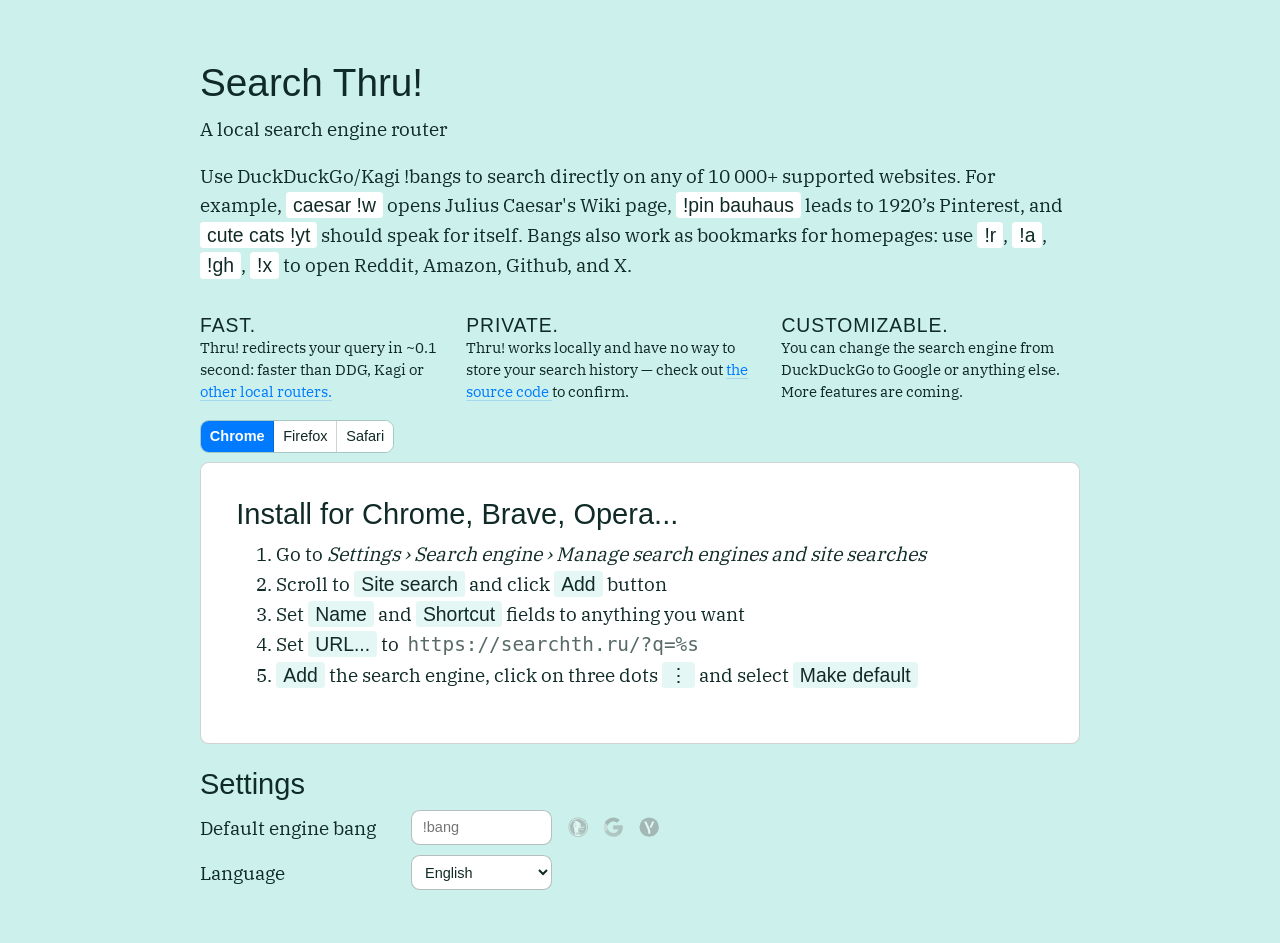
<file: index.html>
<!doctype html>
<html lang="en">
    <head>
        <style>
            :root {
                color-scheme: light dark;
                --primary: light-dark(#fff, #111);
                background-color: var(--primary);
                visibility: hidden;
            }
        </style>
        <link id="homepageStylesheet" rel="stylesheet" href="/global.css" />

        <script defer>
            if ("serviceWorker" in navigator) {
                navigator.serviceWorker
                    .register("/sw.js", { scope: "/" })
                    .catch(() => {});
            }
        </script>

        <script>
            // first incognito search query will load this page
            // since there is no service worker to intercept
            const url = new URL(window.location.href);
            const query = url.searchParams.get("q")?.trim() ?? "";
            if (query && !navigator.serviceWorker?.controller) {
                const fallback = `https://duckduckgo.com/?q=${encodeURIComponent(
                    query,
                )}`;
                window.location.replace(fallback);
            }
            if (!query) {
                document.documentElement.style.visibility = "visible";
            }
        </script>

        <script src="/interface.js" defer></script>

        <meta charset="UTF-8" />
        <meta name="viewport" content="width=device-width, initial-scale=1.0" />
        <title>Search Thru!</title>
        <meta name="description" content="A local search engine router." />
        <meta property="og:site_name" content="Search Thru!" />

        <link rel="canonical" href="https://searchth.ru/" />
        <link rel="alternate" hreflang="en" href="https://searchth.ru/" />
        <link rel="alternate" hreflang="ru" href="https://searchth.ru/ru/" />
        <link
            rel="alternate"
            hreflang="x-default"
            href="https://searchth.ru/"
        />

        <link
            rel="icon"
            type="image/png"
            href="/assets/favicon.png"
            sizes="32x32"
        />
        <link rel="icon" type="image/svg+xml" href="/assets/favicon.svg" />
        <link
            rel="search"
            type="application/opensearchdescription+xml"
            title="Thru!"
            href="/opensearch.xml"
        />
    </head>
    <body>
        <h1 id="title">Search Thru!</h1>
        <p id="tagline">A local search engine router</p>
        <p>
            <span>
                Use DuckDuckGo/Kagi !bangs to search directly on any of 10 000+
                supported websites. For example,
            </span>
            <q>caesar !w</q>
            <span> opens Julius Caesar's Wiki page, </span>
            <q>!pin bauhaus</q>
            <span> leads to 1920’s Pinterest, and </span>
            <q>cute cats !yt</q>
            <span> should speak for itself. </span>
            <span> Bangs also work as bookmarks for homepages: use </span>
            <q>!r</q>, <q>!a</q>, <q>!gh</q>,
            <q>!x</q>
            <span> to open Reddit, Amazon, Github, and X. </span>
        </p>
        <div class="perks">
            <div class="perk-card">
                <h2>Fast.</h2>
                <p>
                    <span>
                        Thru! redirects your query in ~0.1 second: faster than
                        DDG, Kagi or
                    </span>
                    <a
                        href="https://unduck.link/"
                        data-i18n="perks.speed.description.link"
                    >
                        other local routers.
                    </a>
                </p>
            </div>
            <div class="perk-card">
                <h2>Private.</h2>
                <p>
                    <span>
                        Thru! works locally and have no way to store your search
                        history — check out
                    </span>
                    <a
                        href="https://github.com/magvag/searchthru"
                        data-i18n="perks.privacy.description.link"
                    >
                        the source code
                    </a>
                    <span> to confirm. </span>
                </p>
            </div>
            <div class="perk-card">
                <h2>Customizable.</h2>
                <p>
                    You can change the search engine from DuckDuckGo to Google
                    or anything else. More features are coming.
                </p>
            </div>
        </div>
        <div class="instructions-section">
            <ul class="browser-selector" role="tablist">
                <li role="presentation">
                    <a
                        href="#chrome"
                        role="tab"
                        tabindex="0"
                        aria-selected="true"
                        aria-controls="chrome"
                        class="interactive select active"
                        data-i18n="instructions.browsers.chrome"
                        >Chrome</a
                    >
                </li>
                <li role="presentation">
                    <a
                        href="#firefox"
                        role="tab"
                        tabindex="-1"
                        aria-selected="false"
                        aria-controls="firefox"
                        class="interactive select"
                        data-i18n="instructions.browsers.firefox"
                        >Firefox</a
                    >
                </li>
                <li role="presentation">
                    <a
                        href="#safari"
                        role="tab"
                        tabindex="-1"
                        aria-selected="false"
                        aria-controls="safari"
                        class="interactive select"
                        data-i18n="instructions.browsers.safari"
                        >Safari</a
                    >
                </li>
            </ul>
            <div class="instructions-container">
                <div id="chrome" class="instruction" role="tabpanel">
                    <h2>Install for Chrome, Brave, Opera...</h2>
                    <ol>
                        <li>
                            Go to
                            <em
                                >Settings › Search engine › Manage search
                                engines and site searches</em
                            >
                        </li>
                        <li>
                            Scroll to <q>Site search</q> and click
                            <q>Add</q> button
                        </li>
                        <li>
                            Set <q>Name</q> and <q>Shortcut</q> fields to
                            anything you want
                        </li>
                        <li>
                            <span> Set <q>URL...</q> to </span>
                            <a
                                href="https://searchth.ru/?q=%s"
                                class="interactive copy"
                                >https://searchth.ru/?q=%s</a
                            >
                        </li>
                        <li>
                            <q>Add</q> the search engine, click on three dots
                            <span class="ui">⋮</span> and select
                            <q>Make default</q>
                        </li>
                    </ol>
                </div>
                <div id="firefox" class="instruction" role="tabpanel">
                    <h2>Install for Firefox, Zen...</h2>
                    <ol>
                        <li>Right click on URL in address bar of this page</li>
                        <li>Click <q>Add "Thru!"</q></li>
                        <li>
                            Go to <em>Settings › Search</em> and choose Thru! as
                            a default search engine
                        </li>
                    </ol>
                </div>
                <div id="safari" class="instruction" role="tabpanel">
                    <h2>Install for Safari</h2>
                    <p>
                        Safari does not support custom search engines, stay
                        tuned for a browser extension.
                    </p>
                </div>
            </div>
        </div>
        <hr />
        <div class="settings">
            <h2>Settings</h2>
            <div class="settings-grid">
                <label for="defaultBang">Default engine bang</label>
                <div class="engine-picker">
                    <input
                        type="text"
                        id="defaultBang"
                        name="defaultBang"
                        placeholder="!ddg"
                    />
                    <div
                        class="engine-icons"
                        role="radiogroup"
                        aria-label="Default search engine"
                    >
                        <label class="engine-icon" aria-label="DuckDuckGo">
                            <input
                                type="radio"
                                name="engine"
                                value="ddg"
                                data-bang="ddg"
                            />
                            <svg aria-hidden="true">
                                <use
                                    href="/assets/sprite.svg#ddg"
                                    width="100%"
                                    height="100%"
                                />
                            </svg>
                        </label>
                        <label class="engine-icon" aria-label="Google">
                            <input
                                type="radio"
                                name="engine"
                                value="g"
                                data-bang="g"
                            />
                            <svg aria-hidden="true">
                                <use
                                    href="/assets/sprite.svg#g"
                                    width="100%"
                                    height="100%"
                                />
                            </svg>
                        </label>
                        <label class="engine-icon" aria-label="Yandex">
                            <input
                                type="radio"
                                name="engine"
                                value="ya"
                                data-bang="ya"
                            />
                            <svg aria-hidden="true">
                                <use
                                    href="/assets/sprite.svg#ya"
                                    width="100%"
                                    height="100%"
                                />
                            </svg>
                        </label>
                    </div>
                </div>
                <label for="language">Language</label>
                <select id="language">
                    <option value="/" selected>English</option>
                    <option value="/ru/">Русский</option>
                </select>
            </div>
        </div>
    </body>
</html>
</file>
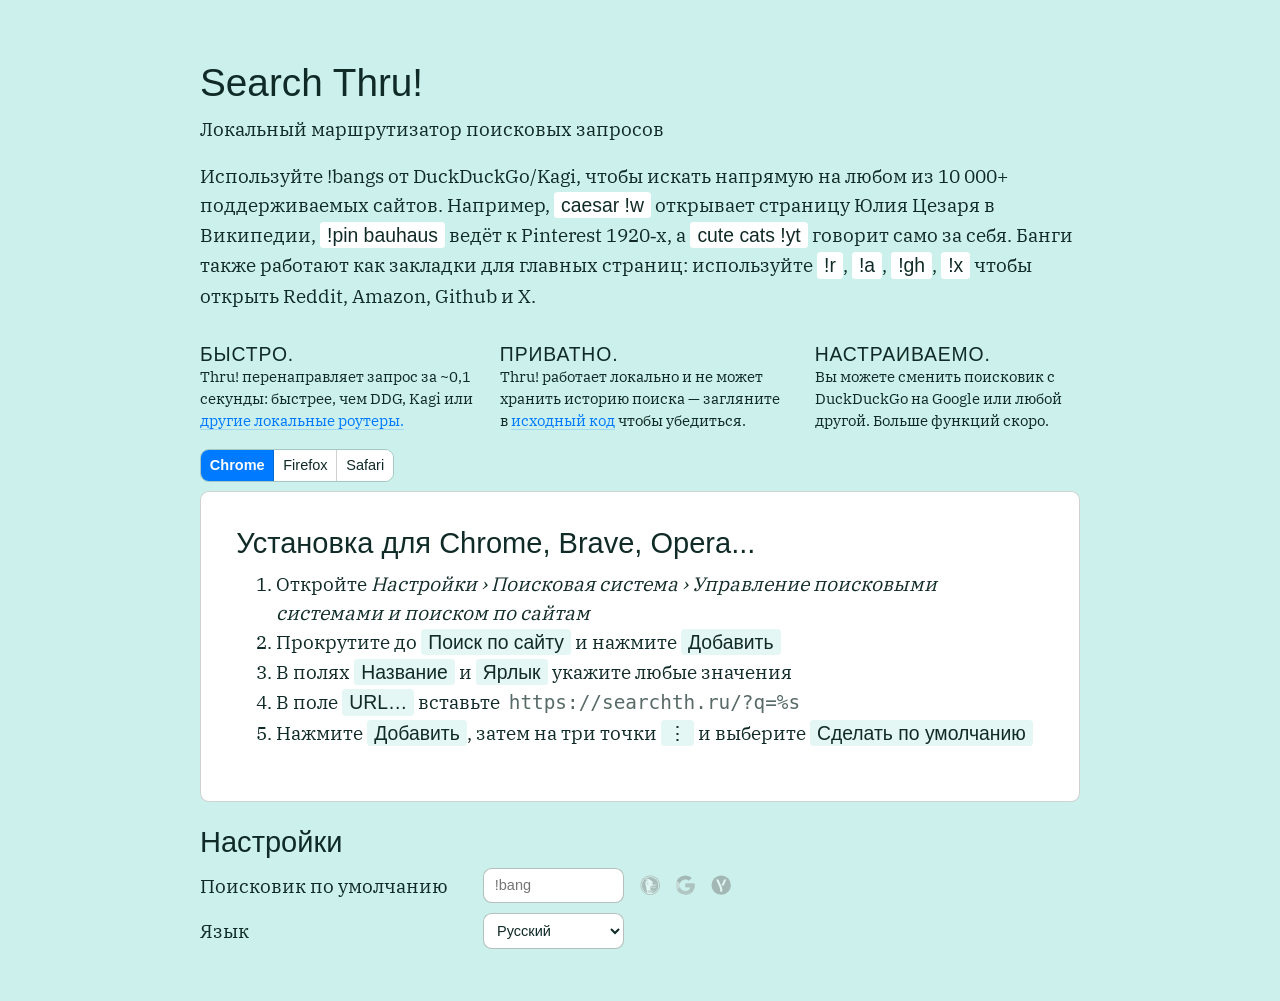
<file: ru/index.html>
<!doctype html>
<html lang="ru">
    <head>
        <style>
            :root {
                color-scheme: light dark;
                --primary: light-dark(#fff, #111);
                background-color: var(--primary);
                visibility: hidden;
            }
        </style>
        <link id="homepageStylesheet" rel="stylesheet" href="/global.css" />

        <script defer>
            if ("serviceWorker" in navigator) {
                navigator.serviceWorker
                    .register("/sw.js", { scope: "/" })
                    .catch(() => {});
            }
        </script>

        <script>
            // first incognito search query will load this page
            // since there is no service worker to intercept
            const url = new URL(window.location.href);
            const query = url.searchParams.get("q")?.trim() ?? "";
            if (query && !navigator.serviceWorker?.controller) {
                const fallback = `https://duckduckgo.com/?q=${encodeURIComponent(query)}`;
                window.location.replace(fallback);
            }
            if (!query) {
                document.documentElement.style.visibility = "visible";
            }
        </script>

        <script src="/interface.js" defer></script>

        <meta charset="UTF-8" />
        <meta name="viewport" content="width=device-width, initial-scale=1.0" />
        <title>Search Thru!</title>
        <meta
            name="description"
            content="Локальный маршрутизатор поисковых запросов."
        />
        <meta property="og:site_name" content="Search Thru!" />

        <link rel="canonical" href="https://searchth.ru/ru/" />
        <link rel="alternate" hreflang="en" href="https://searchth.ru/" />
        <link rel="alternate" hreflang="ru" href="https://searchth.ru/ru/" />
        <link
            rel="alternate"
            hreflang="x-default"
            href="https://searchth.ru/"
        />

        <link
            rel="icon"
            type="image/png"
            href="/assets/favicon.png"
            sizes="32x32"
        />
        <link rel="icon" type="image/svg+xml" href="/assets/favicon.svg" />
        <link
            rel="search"
            type="application/opensearchdescription+xml"
            title="Thru!"
            href="/opensearch.xml"
        />
    </head>
    <body>
        <h1 id="title">Search Thru!</h1>
        <p id="tagline">Локальный маршрутизатор поисковых запросов</p>
        <p>
            <span
                >Используйте !bangs от DuckDuckGo/Kagi, чтобы искать напрямую на
                любом из 10 000+ поддерживаемых сайтов. Например,</span
            >
            <q>caesar !w</q>
            <span>открывает страницу Юлия Цезаря в Википедии,</span>
            <q>!pin bauhaus</q>
            <span>ведёт к Pinterest 1920‑х, а</span>
            <q>cute cats !yt</q>
            <span>говорит само за себя.</span>
            <span
                >Банги также работают как закладки для главных страниц:
                используйте</span
            >
            <q>!r</q>, <q>!a</q>, <q>!gh</q>, <q>!x</q>
            <span>чтобы открыть Reddit, Amazon, Github и X.</span>
        </p>
        <div class="perks">
            <div class="perk-card">
                <h2>Быстро.</h2>
                <p>
                    <span
                        >Thru! перенаправляет запрос за ~0,1 секунды: быстрее,
                        чем DDG, Kagi или</span
                    >
                    <a href="https://unduck.link/">другие локальные роутеры.</a>
                </p>
            </div>
            <div class="perk-card">
                <h2>Приватно.</h2>
                <p>
                    <span
                        >Thru! работает локально и не может хранить историю
                        поиска — загляните в</span
                    >
                    <a href="https://github.com/magvag/searchthru"
                        >исходный код</a
                    >
                    <span>чтобы убедиться.</span>
                </p>
            </div>
            <div class="perk-card">
                <h2>Настраиваемо.</h2>
                <p>
                    Вы можете сменить поисковик с DuckDuckGo на Google или любой
                    другой. Больше функций скоро.
                </p>
            </div>
        </div>
        <div class="instructions-section">
            <ul class="browser-selector" role="tablist">
                <li role="presentation">
                    <a
                        href="#chrome"
                        role="tab"
                        tabindex="0"
                        aria-selected="true"
                        aria-controls="chrome"
                        class="interactive select active"
                        >Chrome</a
                    >
                </li>
                <li role="presentation">
                    <a
                        href="#firefox"
                        role="tab"
                        tabindex="-1"
                        aria-selected="false"
                        aria-controls="firefox"
                        class="interactive select"
                        >Firefox</a
                    >
                </li>
                <li role="presentation">
                    <a
                        href="#safari"
                        role="tab"
                        tabindex="-1"
                        aria-selected="false"
                        aria-controls="safari"
                        class="interactive select"
                        >Safari</a
                    >
                </li>
            </ul>
            <div class="instructions-container">
                <div id="chrome" class="instruction" role="tabpanel">
                    <h2>Установка для Chrome, Brave, Opera...</h2>
                    <ol>
                        <li>
                            Откройте
                            <em
                                >Настройки › Поисковая система › Управление
                                поисковыми системами и поиском по сайтам</em
                            >
                        </li>
                        <li>
                            Прокрутите до <q>Поиск по сайту</q> и нажмите
                            <q>Добавить</q>
                        </li>
                        <li>
                            В полях <q>Название</q> и <q>Ярлык</q> укажите любые
                            значения
                        </li>
                        <li>
                            <span>В поле <q>URL…</q> вставьте</span>
                            <a
                                href="https://searchth.ru/?q=%s"
                                class="interactive copy"
                                >https://searchth.ru/?q=%s</a
                            >
                        </li>
                        <li>
                            Нажмите <q>Добавить</q>, затем на три точки
                            <span class="ui">⋮</span> и выберите
                            <q>Сделать по умолчанию</q>
                        </li>
                    </ol>
                </div>
                <div id="firefox" class="instruction" role="tabpanel">
                    <h2>Установка для Firefox, Zen...</h2>
                    <ol>
                        <li>
                            Щёлкните правой кнопкой по адресной строке этой
                            страницы
                        </li>
                        <li>Нажмите <q>Добавить "Thru!"</q></li>
                        <li>
                            Перейдите в <em>Настройки › Поиск</em> и выберите
                            Thru! как поисковик по умолчанию
                        </li>
                    </ol>
                </div>
                <div id="safari" class="instruction" role="tabpanel">
                    <h2>Установка для Safari</h2>
                    <p>
                        Safari не поддерживает пользовательские поисковые
                        системы, ждите расширение.
                    </p>
                </div>
            </div>
        </div>
        <hr />
        <div class="settings">
            <h2>Настройки</h2>
            <div class="settings-grid">
                <label for="defaultBang">Поисковик по умолчанию</label>
                <div class="engine-picker">
                    <input
                        type="text"
                        id="defaultBang"
                        name="defaultBang"
                        placeholder="!ddg"
                    />
                    <div
                        class="engine-icons"
                        role="radiogroup"
                        aria-label="Поисковик по умолчанию"
                    >
                        <label class="engine-icon" aria-label="DuckDuckGo">
                            <input
                                type="radio"
                                name="engine"
                                value="ddg"
                                data-bang="ddg"
                            />
                            <svg aria-hidden="true">
                                <use
                                    href="/assets/sprite.svg#ddg"
                                    width="100%"
                                    height="100%"
                                />
                            </svg>
                        </label>
                        <label class="engine-icon" aria-label="Google">
                            <input
                                type="radio"
                                name="engine"
                                value="g"
                                data-bang="g"
                            />
                            <svg aria-hidden="true">
                                <use
                                    href="/assets/sprite.svg#g"
                                    width="100%"
                                    height="100%"
                                />
                            </svg>
                        </label>
                        <label class="engine-icon" aria-label="Yandex">
                            <input
                                type="radio"
                                name="engine"
                                value="ya"
                                data-bang="ya"
                            />
                            <svg aria-hidden="true">
                                <use
                                    href="/assets/sprite.svg#ya"
                                    width="100%"
                                    height="100%"
                                />
                            </svg>
                        </label>
                    </div>
                </div>
                <label for="language">Язык</label>
                <select id="language">
                    <option value="/">English</option>
                    <option value="/ru/" selected>Русский</option>
                </select>
            </div>
        </div>
    </body>
</html>
</file>
<file: global.css>
:root {
    --color-primary: light-dark(#ccf0eb, #102b27);
    --color-secondary: light-dark(#102b27, #ccf0eb);
    --color-tertiary: light-dark(red, red);
    /*--color-quaternary: light-dark(red, red);*/
}

:root {
    --color-background: var(--color-primary);
    --color-text: var(--color-secondary);
    --color-heading: var(--color-text);
    --color-link: light-dark(#007bff, #007bff);
    --color-link__hover: light-dark(#0056b3, #0056b3);
    --color-link__visited: light-dark(#b24bab, #ef4bc6);
    --color-link__active: light-dark(#e72c2c, #e72c2c);
    --color-codeBackground: light-dark(
        white,
        color-mix(in srgb, var(--color-text), transparent 90%)
    );
    --color-tabBackground: light-dark(
        white,
        color-mix(in srgb, var(--color-text), transparent 90%)
    );
}

:root {
    --transparency-line: 80%;
    --width-main: 50rem;
    --font-size-text: 1.1rem;
    --font-size-caption: 0.825rem;
    --font-size-h1: 3rem;
    --font-size-h2: 2rem;
}

:root {
    background-color: var(--color-background);
}

@media (prefers-color-scheme: dark) {
    :root {
        color-scheme: dark;
    }
}

* {
    box-sizing: border-box;
}

*:focus {
    outline: none;
}

*:focus-visible {
    outline: 2px solid var(--color-link);
    outline-offset: 2px;
}

@view-transition {
    navigation: auto;
}

/* FONTS */
/* ibm-plex-serif-regular - cyrillic_cyrillic-ext_latin_latin-ext */
@font-face {
    font-display: swap;
    font-family: "IBM Plex Serif";
    font-style: normal;
    font-weight: 400;
    src: url("/assets/fonts/ibm-plex-serif-v20-cyrillic_cyrillic-ext_latin_latin-ext-regular.woff2")
        format("woff2"); /* Chrome 36+, Opera 23+, Firefox 39+, Safari 12+, iOS 10+ */
}

/* ibm-plex-serif-700 - cyrillic_cyrillic-ext_latin_latin-ext */
@font-face {
    font-display: swap;
    font-family: "IBM Plex Serif";
    font-style: normal;
    font-weight: 700;
    src: url("/assets/fonts/ibm-plex-serif-v20-cyrillic_cyrillic-ext_latin_latin-ext-700.woff2")
        format("woff2"); /* Chrome 36+, Opera 23+, Firefox 39+, Safari 12+, iOS 10+ */
}

@font-face {
    font-display: swap;
    font-family: "Iosevka";
    font-style: normal;
    font-weight: 400;
    src: url("/assets/fonts/IosevkaSS15-Regular.woff2") format("woff2"); /* Chrome 36+, Opera 23+, Firefox 39+, Safari 12+, iOS 10+ */
}

:root {
    --font-family:
        "Georgia", "Palatino Linotype", "Book Antiqua", Palatino,
        "IBM Plex Serif", serif;
    --font-family-sans:
        -apple-system, BlinkMacSystemFont, "Segoe UI", "San Francisco",
        Helvetica, Arial, sans-serif;
    --font-family-monospace:
        Consolas, Menlo, Monaco, Andale Mono WT, Andale Mono, Lucida Console,
        Lucida Sans Typewriter, DejaVu Sans Mono, "Iosevka",
        Bitstream Vera Sans Mono, Liberation Mono, Nimbus Mono L, Courier New,
        Courier, monospace;
}

html,
body {
    padding: 0 auto;
    margin: 0 auto;
    font-family: var(--font-family);
    font-size: var(--font-size-text);
    color: var(--color-text);
}

html {
    overflow-y: scroll;
    min-height: 100vh;
}

@media (max-width: 800px) {
    html,
    body {
        margin: 0 2%;
    }

    .instructions-container {
        padding: 0;
    }
}

body,
main {
    max-width: var(--width-main);
}

body {
    padding-top: 2rem;
    padding-bottom: 3rem;
}

p,
ul,
ol {
    margin-top: 0;
    margin-bottom: 1rem;
    line-height: 1.5;
    text-wrap-style: pretty;
}

h1,
h2,
h3 {
    font-family: var(--font-family-sans);
    font-weight: 400;
    margin-bottom: 0.5rem;
}

hr {
    color: color-mix(
        in srgb,
        currentColor,
        transparent var(--transparency-line)
    );
    margin-bottom: 2rem;
}

a[href] {
    color: var(--color-link);
}

a[href]:visited {
    color: var(--color-link__visited);
}

a[href].interactive:visited {
    color: var(--color-link);
}

a[href].interactive.active,
a[href]:hover,
a[href]:active {
    color: var(--color-link__active);
}

a,
a u {
    text-decoration: underline;
    text-decoration-thickness: 1px;
    text-underline-offset: 0.175em;
    text-decoration-color: color-mix(
        in srgb,
        currentColor,
        transparent var(--transparency-line)
    );
    text-decoration-skip: none;
    text-decoration-skip-ink: none;
    transition:
        color 0.25s ease-in,
        text-decoration-color 0.25s ease-in;
}

a:hover,
a:hover u {
    text-decoration-color: currentColor;
    transition:
        color 0.05s ease-in,
        text-decoration-color 0.05s ease-in;
}

a:visited:hover,
a:visited:hover u {
    text-decoration-color: currentColor;
    transition:
        color 0.05s ease-in,
        text-decoration-color 0.05s ease-in;
}

hr {
    display: none;
}

q,
span.ui {
    display: inline-block;
    font-weight: 400;
    font-family: var(--font-family-sans);
    background-color: var(--color-codeBackground);
    word-break: keep-all;
    white-space: nowrap;
    box-decoration-break: clone;
    margin-block: 0.12rem;
    line-height: 1.35;
    border-radius: 0.2rem;
    padding-inline-start: 0.4rem;
    padding-inline-end: 0.4rem;
}

q {
    quotes: none;
}

span.ui {
    font-family: var(--font-family-sans);
}

.perks {
    position: relative;
    display: flex;
    gap: 1.4rem;
}

@media (max-width: 700px) {
    .perks {
        flex-direction: column;
    }
}

.perk-card {
    /*background-color: var(--color-codeBackground);*/
    border-radius: 0.4rem;
}

.instructions .instruction {
    min-height: 200px;
}

.perk-card h2 {
    text-transform: uppercase;
    font-size: var(--font-size-text);
    margin-bottom: 0;
    letter-spacing: 0.05rem;
}

.perk-card p {
    font-size: var(--font-size-caption);
    hyphens: auto;
    hyphenate-limit-chars: 8 4 4;
    -webkit-hyphenate-limit-before: 4;
    -webkit-hyphenate-limit-after: 4;
}

label,
input,
select {
    /*margin-bottom: 0.5rem;*/
    font-size: var(--font-size-text);
}

label {
    padding-inline-end: 0.5rem;
}

input,
select {
    max-width: 8rem;
    font-family: var(--font-family-sans);
    border-radius: 0.4rem;
    padding-inline: 0.4rem;
}

.hint {
    color: color-mix(in srgb, var(--color-text), transparent 40%);
    font-size: var(--font-size-caption);
}

.hint q {
    padding: 0;
}

a[href].copy,
a[href].copy:visited {
    font-family: var(--font-family-monospace);
    margin-inline-start: 0.25rem;
    text-decoration: none;
    color: color-mix(in srgb, var(--color-secondary), transparent 30%);
}

a[href].copy.copied::after,
a[href].copy.copied:visited::after {
    content: "✓ Copied";
    font-family: var(--font-family-sans);
    font-size: var(--font-size-caption);
    text-decoration: none !important;
    margin-inline-start: 0.5rem;
    padding: 0.15rem 0.25rem;
    border-radius: 0.25rem;
    background-color: color-mix(in srgb, var(--color-text), transparent 90%);
    animation: fade-out 2s forwards;
}

.browser-selector {
    display: inline-flex;
    list-style: none;
    margin: 0 0 0.5rem;
    padding: 0;
    border: 1px solid
        color-mix(in srgb, var(--color-secondary), transparent 80%);
    border-radius: 0.5rem;
    overflow: hidden;
}

.browser-selector li {
    display: contents;
}

.browser-selector a[role="tab"] {
    padding: 0.25rem 0.5rem;
    font-family: var(--font-family-sans);
    font-size: var(--font-size-caption);
    color: var(--color-text);
    background-color: var(--color-tabBackground);
    text-decoration: none;
    border-inline-end: 1px solid
        color-mix(in srgb, var(--color-secondary), transparent 80%);
    transition:
        background-color 0.15s ease,
        color 0.15s ease;
}

.browser-selector li:last-child a[role="tab"] {
    border-inline-end: none;
}

.browser-selector a[role="tab"]:hover {
    background-color: color-mix(in srgb, var(--color-link), transparent 85%);
}

.browser-selector a[role="tab"].active {
    background-color: var(--color-link);
    color: white;
    font-weight: 600;
}

.browser-selector a[role="tab"]:visited {
    color: var(--color-text);
}

.browser-selector a[role="tab"].active:visited {
    color: white;
}

.browser-selector:focus-within {
    outline: 2px solid var(--color-link);
    outline-offset: 2px;
}

.instructions-container {
    background-color: var(--color-tabBackground);
    --color-codeBackground: color-mix(
        in srgb,
        var(--color-primary),
        transparent 50%
    );
    padding: 2rem;
    border-radius: 0.5rem;
    border: 1px solid
        color-mix(in srgb, var(--color-secondary), transparent 80%);
}

.instructions-container h2 {
    margin-top: 0;
}

.settings-grid {
    display: grid;
    grid-template-columns: max-content 1fr;
    gap: 0.6rem 1.5rem;
    align-items: center;
}

.settings-grid select {
    height: 2rem;
    font-size: var(--font-size-caption);
    font-family: var(--font-family-sans);
    background-color: var(--color-codeBackground);
    color: var(--color-text);
    border: 1px solid color-mix(in srgb, var(--color-text), transparent 70%);
    border-radius: 0.5rem;
    padding-inline: 0.5rem;
}

.engine-picker {
    display: flex;
    align-items: center;
    gap: 0.5rem;
}

.engine-picker input[type="text"] {
    height: 2rem;
}

.engine-icons {
    display: inline-flex;
    overflow: hidden;
}

.engine-icon {
    display: flex;
    align-items: center;
    justify-content: center;
    padding: 0.25rem;
    cursor: pointer;
    transition: background-color 0.15s ease;
}

.engine-icon input[type="radio"] {
    position: absolute;
    opacity: 0;
    width: 0;
    height: 0;
    pointer-events: none;
}

.engine-icon svg {
    display: block;
    width: 1.5rem;
    height: 1.5rem;
    filter: grayscale(1) opacity(0.4);
    transition: filter 0.15s ease;
}

.engine-icon:has(input:checked) {
    background-color: var(--color-codeBackground);
    border: 1px solid color-mix(in srgb, var(--color-text), transparent 70%);
    border-radius: 0.5rem;
}

.engine-icon:has(input:checked) svg {
    filter: none;
}

.engine-icon:hover svg {
    filter: grayscale(0.5) opacity(0.7);
}

.engine-icon:focus-within {
    outline: 2px solid var(--color-link);
    outline-offset: -2px;
}

.engine-picker input[type="text"] {
    font-family: var(--font-family-sans);
    font-size: var(--font-size-caption);
    background-color: var(--color-codeBackground);
    color: var(--color-text);
    border: 1px solid color-mix(in srgb, var(--color-text), transparent 70%);
    border-radius: 0.5rem;
    padding: 0.25rem 0.6rem;
    width: 8rem;
    outline: none;
}

.engine-icon svg use {
    width: 100%;
}

.engine-picker input[type="text"]:focus-visible {
    outline: 2px solid var(--color-link);
    outline-offset: 2px;
}

@keyframes fade-out {
    0%,
    70% {
        opacity: 1;
    }
    100% {
        opacity: 0;
    }
}
</file>
